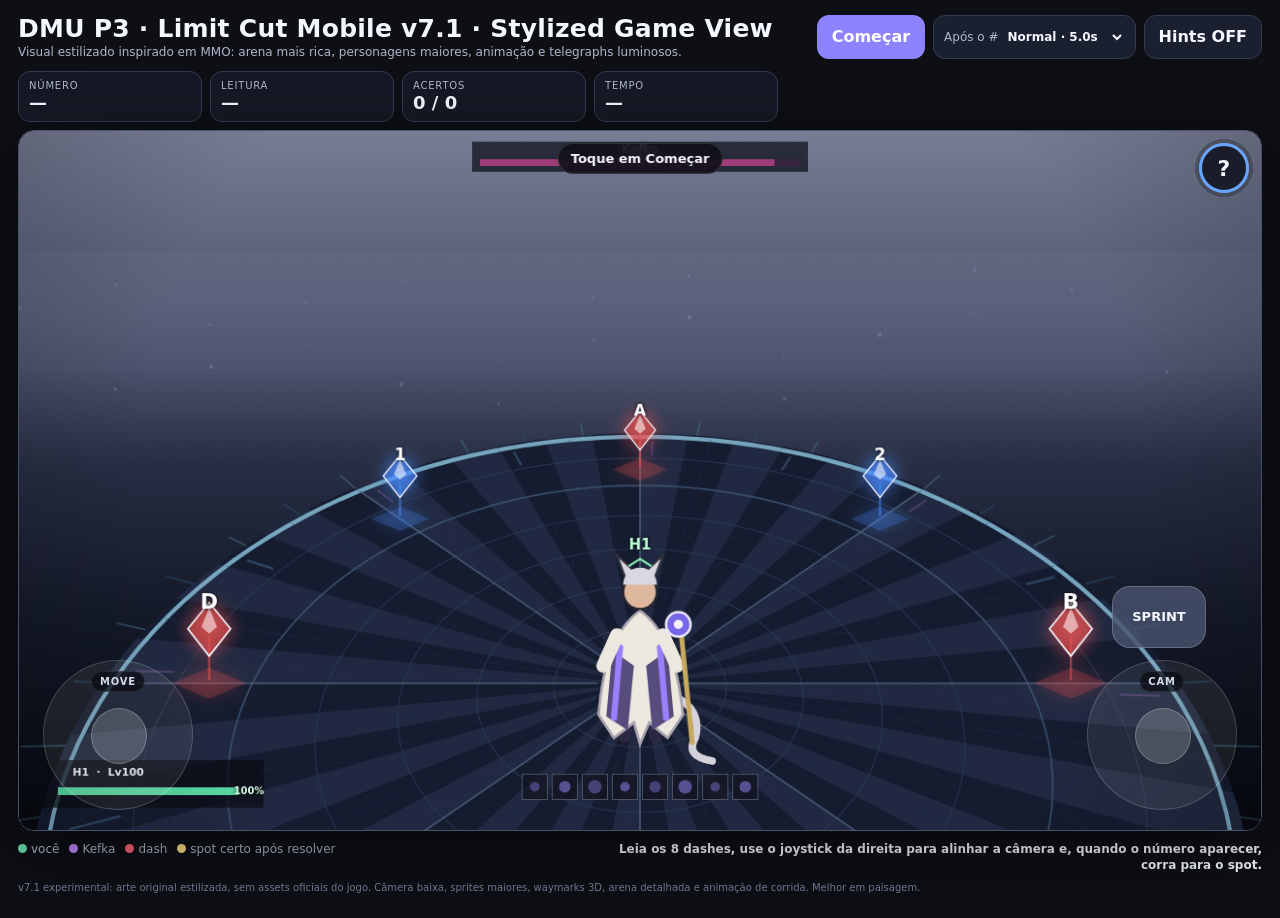
<file: index.html>
<!doctype html>
<html lang="pt-BR">
<head>
<meta charset="utf-8" />
<meta name="viewport" content="width=device-width, initial-scale=1, viewport-fit=cover" />
<meta name="theme-color" content="#11131a" />
<title>DMU P3 Limit Cut — Mobile Sim</title>
<link rel="stylesheet" href="style.css">
</head>
<body>
<div class="app">
  <div class="top">
    <div>
      <div class="title">DMU P3 · Limit Cut Mobile v7.1 · Stylized Game View</div>
      <div class="sub">Visual estilizado inspirado em MMO: arena mais rica, personagens maiores, animação e telegraphs luminosos.</div>
    </div>
    <div class="toolbar">
      <button id="startBtn" class="primary" type="button">Começar</button>
      <div class="selectWrap">Após o #
        <select id="difficulty" aria-label="Janela de leitura">
          <option value="6500">Learning · 6.5s</option>
          <option value="5000" selected>Normal · 5.0s</option>
          <option value="4000">Tight · 4.0s</option>
        </select>
      </div>
      <button id="hintBtn" type="button" aria-pressed="false">Hints OFF</button>
    </div>
  </div>

  <div class="hud">
    <div class="card"><div class="k">Número</div><div class="v" id="numHud">—</div></div>
    <div class="card"><div class="k">Leitura</div><div class="v" id="spinHud">—</div></div>
    <div class="card"><div class="k">Acertos</div><div class="v" id="scoreHud">0 / 0</div></div>
    <div class="card"><div class="k">Tempo</div><div class="v" id="timeHud">—</div></div>
  </div>

  <div class="stage" id="stage" tabindex="0" aria-label="Arena do simulador">
    <canvas id="game" width="1280" height="720"></canvas>
    <div class="banner" id="banner">Toque em Começar</div>
    <div class="lcBadge" id="lcBadge">?</div>
    <div class="joy" id="joy" aria-label="Joystick virtual de movimento"><div class="joyLabel">MOVE</div></div>
    <div class="camJoy" id="camJoy" aria-label="Joystick virtual de câmera"><div class="joyLabel">CAM</div></div>
    <button class="sprint" id="sprintBtn" type="button">SPRINT</button>
  </div>

  <div class="help">
    <div class="legend">
      <span><span class="dot" style="background:#66d9a6"></span>você</span>
      <span><span class="dot" style="background:#c086ff"></span>Kefka</span>
      <span><span class="dot" style="background:#ff6478"></span>dash</span>
      <span><span class="dot" style="background:#ffe084"></span>spot certo após resolver</span>
    </div>
    <div class="msg" id="msg">Leia os 8 dashes, use o joystick da direita para alinhar a câmera e, quando o número aparecer, corra para o spot.</div>
  </div>
  <div class="credit">v7.1 experimental: arte original estilizada, sem assets oficiais do jogo. Câmera baixa, sprites maiores, waymarks 3D, arena detalhada e animação de corrida. Melhor em paisagem.</div>
</div>

<script src="core.js"></script>
<script src="world.js"></script>
<script src="actors.js"></script>
<script src="input.js"></script>
</body>
</html>
</file>
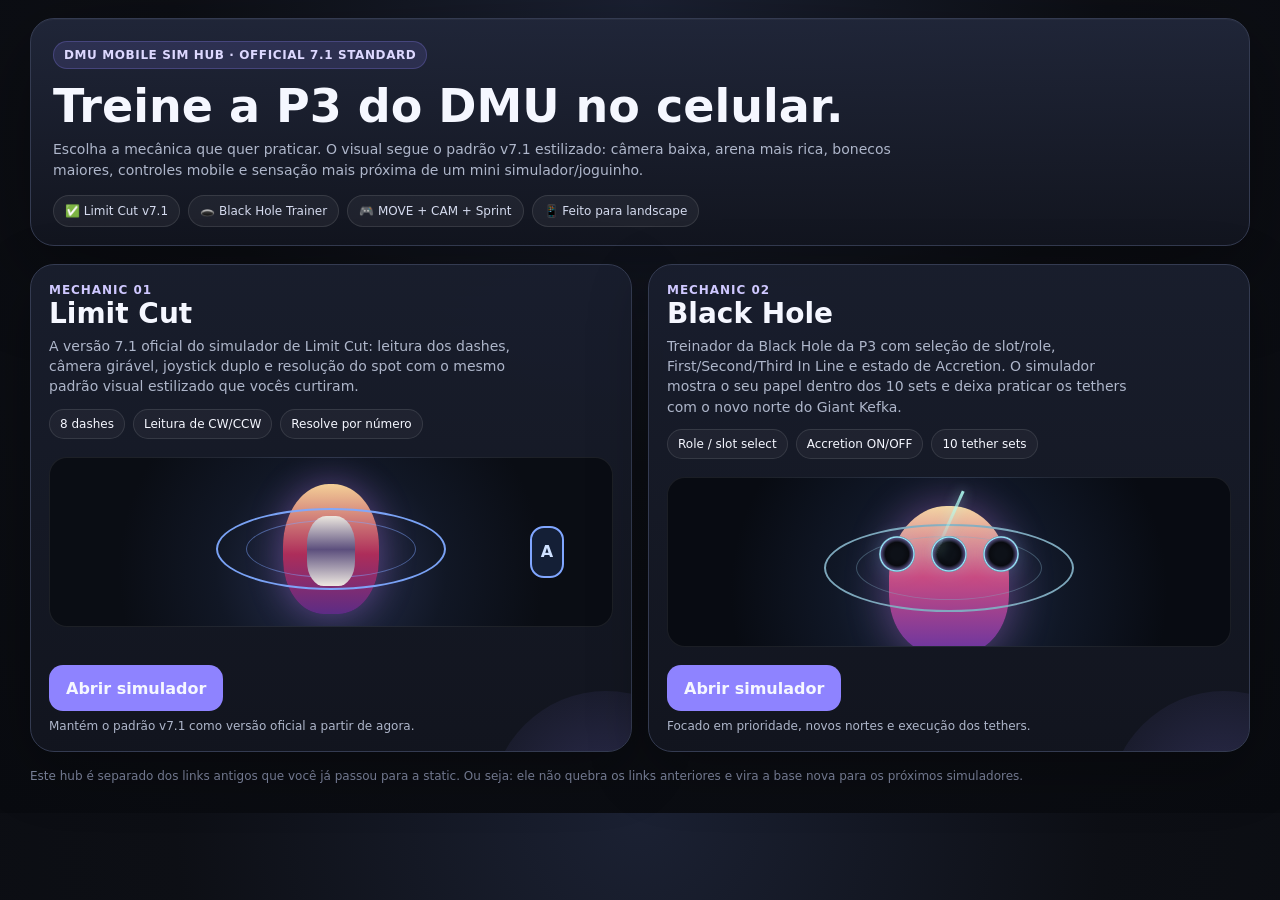
<file: hub/index.html>
<!doctype html>
<html lang="pt-BR">
<head>
<meta charset="utf-8" />
<meta name="viewport" content="width=device-width, initial-scale=1, viewport-fit=cover" />
<meta name="theme-color" content="#11131a" />
<title>DMU Mobile Sim Hub</title>
<style>
:root{color-scheme:dark;--bg:#0d0f15;--panel:#151925;--panel2:#1b2030;--text:#f5f7ff;--muted:#aeb6ca;--accent:#8e83ff;--line:#343b51;--good:#62d99f;--warm:#ffd166}
*{box-sizing:border-box}html,body{margin:0;background:radial-gradient(circle at top,#1b2133 0,#0d0f15 45%,#090b10 100%);color:var(--text);font-family:Inter,ui-sans-serif,system-ui,-apple-system,"Segoe UI",sans-serif}
body{padding:18px 14px 28px}
.wrap{width:min(1220px,100%);margin:0 auto}
.hero{background:linear-gradient(180deg,rgba(32,38,57,.96),rgba(18,21,31,.96));border:1px solid var(--line);border-radius:24px;padding:22px 22px 18px;box-shadow:0 24px 90px rgba(0,0,0,.38), inset 0 1px 0 rgba(255,255,255,.03)}
.kicker{display:inline-flex;gap:8px;align-items:center;padding:6px 10px;border-radius:999px;background:rgba(142,131,255,.14);color:#ddd8ff;border:1px solid rgba(142,131,255,.25);font-size:12px;font-weight:800;letter-spacing:.05em;text-transform:uppercase}
h1{margin:14px 0 8px;font-size:clamp(28px,5vw,46px);line-height:1.04}.sub{color:var(--muted);font-size:14px;max-width:850px;line-height:1.5}
.badges{display:flex;gap:8px;flex-wrap:wrap;margin-top:14px}.badge{padding:8px 11px;border-radius:999px;background:rgba(255,255,255,.05);border:1px solid rgba(255,255,255,.1);font-size:12px;color:#d5dbef}
.grid{display:grid;grid-template-columns:repeat(2,minmax(0,1fr));gap:16px;margin-top:18px}
.card{display:flex;flex-direction:column;min-height:340px;background:linear-gradient(180deg,rgba(25,30,45,.98),rgba(18,21,31,.98));border:1px solid var(--line);border-radius:24px;padding:18px;box-shadow:0 18px 60px rgba(0,0,0,.28);overflow:hidden;position:relative}
.card::after{content:"";position:absolute;inset:auto -15% -35% auto;width:230px;height:230px;border-radius:50%;background:radial-gradient(circle,rgba(142,131,255,.22),rgba(142,131,255,0));pointer-events:none}
.card h2{margin:0 0 6px;font-size:28px}.eyebrow{font-size:12px;font-weight:800;letter-spacing:.08em;text-transform:uppercase;color:#cfc8ff}.desc{color:var(--muted);line-height:1.45;font-size:14px;max-width:52ch}
.pillrow{display:flex;flex-wrap:wrap;gap:8px;margin-top:12px}.pill{font-size:12px;padding:7px 10px;border:1px solid rgba(255,255,255,.1);background:rgba(255,255,255,.04);border-radius:999px}
.preview{margin:18px 0 10px;border-radius:18px;border:1px solid rgba(255,255,255,.08);overflow:hidden;min-height:170px;background:#0a0d14;display:grid;place-items:center;position:relative}
.preview.limit{background:radial-gradient(circle at 50% 68%,#283152 0,#111725 38%,#0a0d14 70%)}
.preview.limit .ring,.preview.bh .ring{position:absolute;border-radius:50%;inset:auto;opacity:.95}
.preview.limit .ring.r1{width:230px;height:82px;border:2px solid #7fa9ff;bottom:36px}
.preview.limit .ring.r2{width:170px;height:58px;border:1px solid rgba(126,165,255,.5);bottom:48px}
.preview.limit .boss{position:absolute;top:26px;left:50%;transform:translateX(-50%);width:96px;height:130px;border-radius:48% 48% 42% 42%;background:linear-gradient(180deg,#f4cf97,#ad2d5a 54%,#5c2c85);box-shadow:0 0 35px rgba(201,123,255,.35)}
.preview.limit .player{position:absolute;bottom:40px;left:50%;transform:translateX(-50%);width:48px;height:70px;border-radius:40% 40% 35% 35%;background:linear-gradient(180deg,#ece7df,#5c4f7d 48%,#eee8e1)}
.preview.limit .way{position:absolute;width:34px;height:52px;border:2px solid #80a6ff;border-radius:14px;bottom:48px;right:48px;color:#cfe1ff;font-weight:900;display:grid;place-items:center;background:rgba(30,50,88,.5)}
.preview.bh{background:radial-gradient(circle at 50% 68%,#23314d 0,#101726 38%,#080b12 72%)}
.preview.bh .ring.r1{width:250px;height:88px;border:2px solid #82aec2;bottom:34px}.preview.bh .ring.r2{width:186px;height:64px;border:1px solid rgba(130,174,194,.4);bottom:46px}
.preview.bh .boss{position:absolute;top:28px;left:50%;transform:translateX(-50%);width:120px;height:148px;border-radius:48% 48% 40% 40%;background:linear-gradient(180deg,#f3d5a4,#c94b82 48%,#6835a0);box-shadow:0 0 42px rgba(224,123,255,.35)}
.preview.bh .holes{position:absolute;bottom:74px;left:50%;transform:translateX(-50%);display:flex;gap:16px}.preview.bh .hole{width:36px;height:36px;border-radius:50%;background:radial-gradient(circle,#0d1118 22%,#090b10 46%,#4f4a78 62%,#9be8ff 66%,#080b11 80%);box-shadow:0 0 20px rgba(125,218,255,.2)}
.preview.bh .beam{position:absolute;bottom:88px;left:50%;width:3px;height:70px;background:linear-gradient(180deg,rgba(176,255,243,.9),rgba(176,255,243,.05));transform:translateX(-50%) rotate(24deg);box-shadow:0 0 12px rgba(176,255,243,.5)}
.cta{display:flex;gap:10px;flex-wrap:wrap;margin-top:auto;padding-top:8px}.btn{display:inline-flex;align-items:center;justify-content:center;min-height:46px;padding:0 16px;border-radius:14px;text-decoration:none;font-weight:800;border:1px solid var(--line);background:var(--panel2);color:var(--text)}.btn.primary{background:var(--accent);border-color:transparent}.small{font-size:12px;color:var(--muted);margin-top:8px}
.footer{margin-top:16px;color:#7f87a0;font-size:12px;line-height:1.45}
@media(max-width:860px){.grid{grid-template-columns:1fr}.card{min-height:unset}} 
</style>
</head>
<body>
<div class="wrap">
  <section class="hero">
    <div class="kicker">DMU Mobile Sim Hub · Official 7.1 Standard</div>
    <h1>Treine a P3 do DMU no celular.</h1>
    <div class="sub">Escolha a mecânica que quer praticar. O visual segue o padrão v7.1 estilizado: câmera baixa, arena mais rica, bonecos maiores, controles mobile e sensação mais próxima de um mini simulador/joguinho.</div>
    <div class="badges">
      <div class="badge">✅ Limit Cut v7.1</div>
      <div class="badge">🕳️ Black Hole Trainer</div>
      <div class="badge">🎮 MOVE + CAM + Sprint</div>
      <div class="badge">📱 Feito para landscape</div>
    </div>
  </section>

  <section class="grid">
    <article class="card">
      <div class="eyebrow">Mechanic 01</div>
      <h2>Limit Cut</h2>
      <div class="desc">A versão 7.1 oficial do simulador de Limit Cut: leitura dos dashes, câmera girável, joystick duplo e resolução do spot com o mesmo padrão visual estilizado que vocês curtiram.</div>
      <div class="pillrow">
        <div class="pill">8 dashes</div>
        <div class="pill">Leitura de CW/CCW</div>
        <div class="pill">Resolve por número</div>
      </div>
      <div class="preview limit">
        <div class="boss"></div>
        <div class="ring r1"></div><div class="ring r2"></div>
        <div class="player"></div>
        <div class="way">A</div>
      </div>
      <div class="cta">
        <a class="btn primary" href="../">Abrir simulador</a>
      </div>
      <div class="small">Mantém o padrão v7.1 como versão oficial a partir de agora.</div>
    </article>

    <article class="card">
      <div class="eyebrow">Mechanic 02</div>
      <h2>Black Hole</h2>
      <div class="desc">Treinador da Black Hole da P3 com seleção de slot/role, First/Second/Third In Line e estado de Accretion. O simulador mostra o seu papel dentro dos 10 sets e deixa praticar os tethers com o novo norte do Giant Kefka.</div>
      <div class="pillrow">
        <div class="pill">Role / slot select</div>
        <div class="pill">Accretion ON/OFF</div>
        <div class="pill">10 tether sets</div>
      </div>
      <div class="preview bh">
        <div class="boss"></div>
        <div class="ring r1"></div><div class="ring r2"></div>
        <div class="holes"><div class="hole"></div><div class="hole"></div><div class="hole"></div></div>
        <div class="beam"></div>
      </div>
      <div class="cta">
        <a class="btn primary" href="./blackhole/">Abrir simulador</a>
      </div>
      <div class="small">Focado em prioridade, novos nortes e execução dos tethers.</div>
    </article>
  </section>

  <div class="footer">Este hub é separado dos links antigos que você já passou para a static. Ou seja: ele não quebra os links anteriores e vira a base nova para os próximos simuladores.</div>
</div>
</body>
</html>
</file>
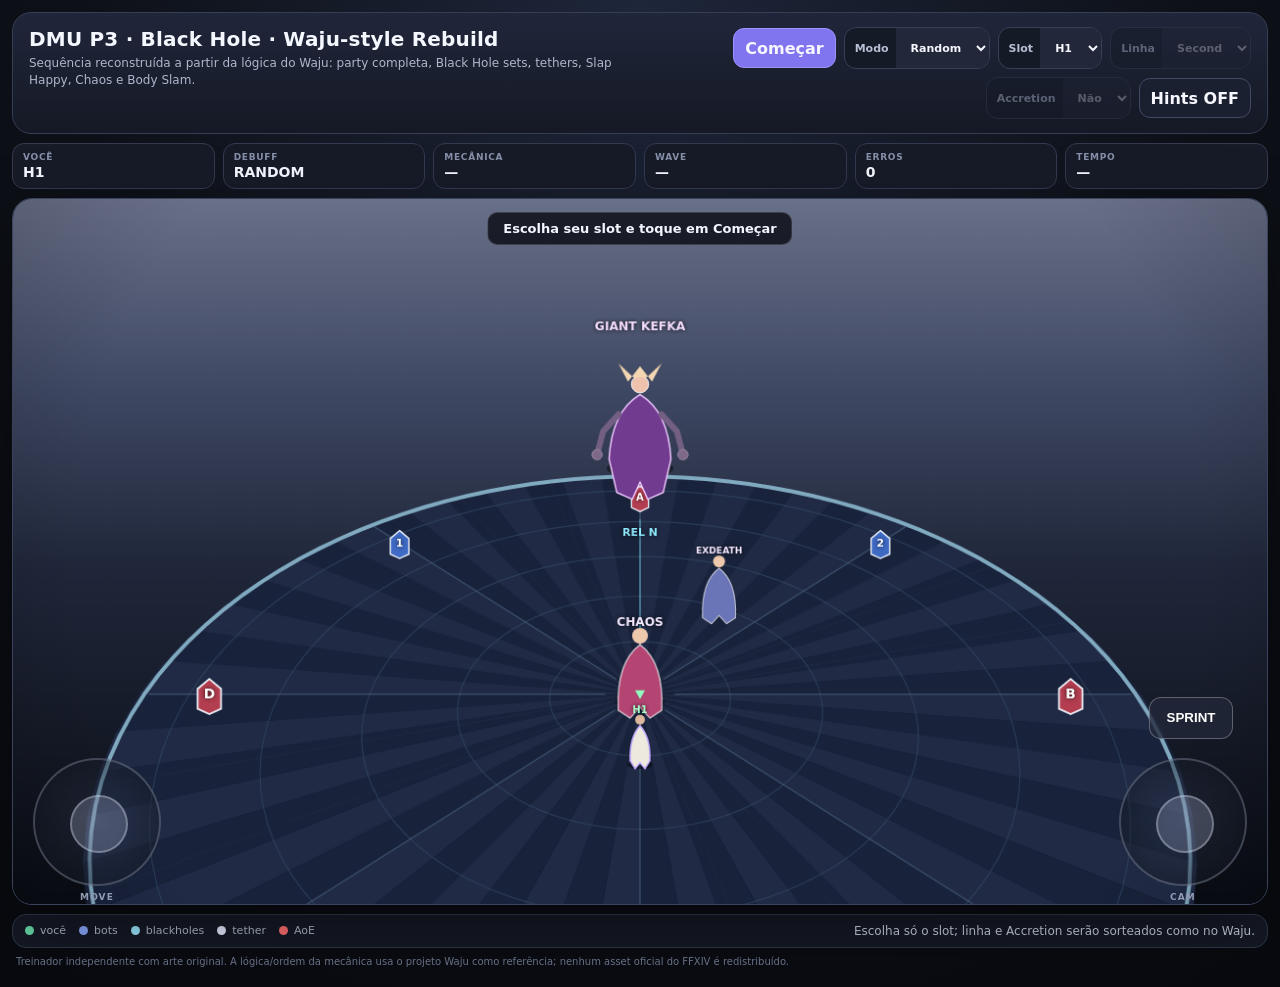
<file: hub/blackhole/index.html>
<!doctype html>
<html lang="pt-BR">
<head>
<meta charset="utf-8" />
<meta name="viewport" content="width=device-width, initial-scale=1, viewport-fit=cover" />
<meta name="theme-color" content="#10131c" />
<title>DMU P3 Black Hole — Waju-style Mobile Trainer</title>
<link rel="stylesheet" href="style.css" />
<link rel="stylesheet" href="../no-select.css" />
</head>
<body>
<div class="app">
  <header class="top">
    <div>
      <div class="title">DMU P3 · Black Hole · Waju-style Rebuild</div>
      <div class="sub">Sequência reconstruída a partir da lógica do Waju: party completa, Black Hole sets, tethers, Slap Happy, Chaos e Body Slam.</div>
    </div>
    <div class="toolbar">
      <button id="startBtn" class="primary" type="button">Começar</button>
      <label class="selectWrap">Modo
        <select id="modeSelect"><option value="random" selected>Random</option><option value="manual">Manual</option></select>
      </label>
      <label class="selectWrap">Slot
        <select id="roleSelect"><option>MT</option><option>ST</option><option selected>H1</option><option>H2</option><option>M1</option><option>M2</option><option>R1</option><option>R2</option></select>
      </label>
      <label class="selectWrap" id="lineWrap">Linha
        <select id="lineSelect"><option value="fil">First</option><option value="sil" selected>Second</option><option value="til">Third</option></select>
      </label>
      <label class="selectWrap" id="accWrap">Accretion
        <select id="accSelect"><option value="no" selected>Não</option><option value="yes">Sim</option></select>
      </label>
      <button id="hintBtn" type="button" aria-pressed="false">Hints OFF</button>
    </div>
  </header>
  <section class="hud">
    <div class="card"><div class="k">Você</div><div class="v" id="youHud">H1</div></div>
    <div class="card"><div class="k">Debuff</div><div class="v" id="debuffHud">RANDOM</div></div>
    <div class="card"><div class="k">Mecânica</div><div class="v" id="mechHud">—</div></div>
    <div class="card"><div class="k">Wave</div><div class="v" id="waveHud">—</div></div>
    <div class="card"><div class="k">Erros</div><div class="v" id="mistakeHud">0</div></div>
    <div class="card"><div class="k">Tempo</div><div class="v" id="timeHud">—</div></div>
  </section>
  <main class="stage" id="stage" tabindex="0">
    <canvas id="game" width="1280" height="720"></canvas>
    <div class="banner" id="banner">Escolha seu slot e toque em Começar</div>
    <div class="debuffReveal" id="debuffReveal" hidden>
      <div class="debuffTitle">SEUS DEBUFFS</div>
      <div class="debuffIcons" id="debuffIcons"></div>
      <div class="debuffText" id="debuffText"></div>
      <div class="debuffTimer" id="debuffTimer"></div>
    </div>
    <div class="joy" id="joy"><div class="joyLabel">MOVE</div></div>
    <div class="camJoy" id="camJoy"><div class="joyLabel">CAM</div></div>
    <button class="sprint" id="sprintBtn" type="button">SPRINT</button>
  </main>
  <section class="help">
    <div class="legend"><span><i class="dot player"></i>você</span><span><i class="dot bot"></i>bots</span><span><i class="dot hole"></i>blackholes</span><span><i class="dot tether"></i>tether</span><span><i class="dot danger"></i>AoE</span></div>
    <div class="msg" id="msg">Random sorteia a distribuição completa da party. Memorize seus debuffs e execute apenas suas waves.</div>
  </section>
  <footer class="credit">Treinador independente com arte original. A lógica/ordem da mecânica usa o projeto Waju como referência; nenhum asset oficial do FFXIV é redistribuído.</footer>
</div>
<script src="rebuild1.js"></script>
<script src="rebuild2.js"></script>
<script src="rebuild3.js"></script>
<script src="polish.js"></script>
<script src="polish2.js"></script>
<script src="polish3.js"></script>
<script src="polish4.js"></script>
<script src="polish5.js"></script>
<script src="polish6.js"></script>
<script src="polish7.js"></script>
<script src="bh-controller.js"></script>
<script src="../mobile-lock.js"></script>
</body>
</html>
</file>
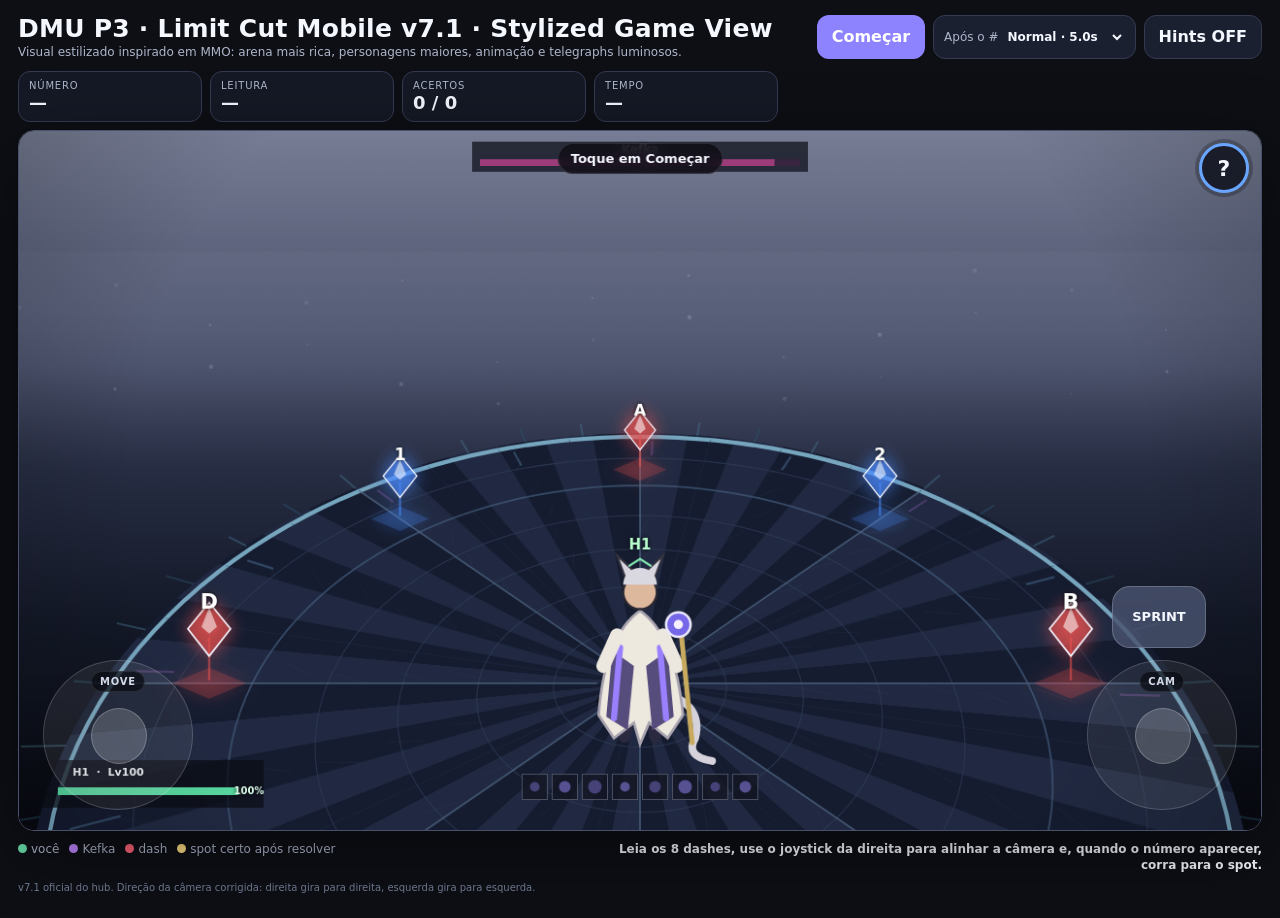
<file: hub/limit-cut/index.html>
<!doctype html>
<html lang="pt-BR">
<head>
<meta charset="utf-8" />
<meta name="viewport" content="width=device-width, initial-scale=1, viewport-fit=cover" />
<meta name="theme-color" content="#11131a" />
<title>DMU P3 Limit Cut — Mobile Sim</title>
<link rel="stylesheet" href="../../style.css">
<link rel="stylesheet" href="../no-select.css">
</head>
<body>
<div class="app">
  <div class="top">
    <div>
      <div class="title">DMU P3 · Limit Cut Mobile v7.1 · Stylized Game View</div>
      <div class="sub">Visual estilizado inspirado em MMO: arena mais rica, personagens maiores, animação e telegraphs luminosos.</div>
    </div>
    <div class="toolbar">
      <button id="startBtn" class="primary" type="button">Começar</button>
      <div class="selectWrap">Após o #
        <select id="difficulty" aria-label="Janela de leitura">
          <option value="6500">Learning · 6.5s</option>
          <option value="5000" selected>Normal · 5.0s</option>
          <option value="4000">Tight · 4.0s</option>
        </select>
      </div>
      <button id="hintBtn" type="button" aria-pressed="false">Hints OFF</button>
    </div>
  </div>
  <div class="hud">
    <div class="card"><div class="k">Número</div><div class="v" id="numHud">—</div></div>
    <div class="card"><div class="k">Leitura</div><div class="v" id="spinHud">—</div></div>
    <div class="card"><div class="k">Acertos</div><div class="v" id="scoreHud">0 / 0</div></div>
    <div class="card"><div class="k">Tempo</div><div class="v" id="timeHud">—</div></div>
  </div>
  <div class="stage" id="stage" tabindex="0" aria-label="Arena do simulador">
    <canvas id="game" width="1280" height="720"></canvas>
    <div class="banner" id="banner">Toque em Começar</div>
    <div class="lcBadge" id="lcBadge">?</div>
    <div class="joy" id="joy" aria-label="Joystick virtual de movimento"><div class="joyLabel">MOVE</div></div>
    <div class="camJoy" id="camJoy" aria-label="Joystick virtual de câmera"><div class="joyLabel">CAM</div></div>
    <button class="sprint" id="sprintBtn" type="button">SPRINT</button>
  </div>
  <div class="help">
    <div class="legend">
      <span><span class="dot" style="background:#66d9a6"></span>você</span>
      <span><span class="dot" style="background:#c086ff"></span>Kefka</span>
      <span><span class="dot" style="background:#ff6478"></span>dash</span>
      <span><span class="dot" style="background:#ffe084"></span>spot certo após resolver</span>
    </div>
    <div class="msg" id="msg">Leia os 8 dashes, use o joystick da direita para alinhar a câmera e, quando o número aparecer, corra para o spot.</div>
  </div>
  <div class="credit">v7.1 oficial do hub. Direção da câmera corrigida: direita gira para direita, esquerda gira para esquerda.</div>
</div>
<script src="../../core.js"></script>
<script src="../../world.js"></script>
<script src="../../actors.js"></script>
<script src="../../input.js"></script>
<script src="../mobile-lock.js"></script>
</body>
</html>
</file>
<file: style.css>
:root{
    color-scheme: dark;
    --bg:#0d0f15; --panel:#151925; --panel2:#1b2030; --text:#f5f7ff; --muted:#aeb6ca;
    --accent:#8e83ff; --good:#62d99f; --bad:#ff6f83; --warn:#ffd166; --line:#343b51;
  }
  *{box-sizing:border-box}
  html,body{margin:0;background:var(--bg);color:var(--text);font-family:Inter,ui-sans-serif,system-ui,-apple-system,BlinkMacSystemFont,"Segoe UI",sans-serif;overscroll-behavior:none}
  body{min-height:100%;padding:12px 12px max(18px,env(safe-area-inset-bottom))}
  button,select{font:inherit;color:inherit}
  .app{width:min(1540px,100%);margin:0 auto}
  .top{display:flex;gap:10px;align-items:center;justify-content:space-between;flex-wrap:wrap;margin-bottom:10px}
  .title{font-weight:800;letter-spacing:.01em;font-size:clamp(18px,4.5vw,25px)}
  .sub{color:var(--muted);font-size:12px;margin-top:2px}
  .toolbar{display:flex;gap:8px;flex-wrap:wrap;align-items:center}
  button,.selectWrap{border:1px solid var(--line);background:var(--panel2);border-radius:12px;min-height:44px}
  button{padding:0 14px;font-weight:700;cursor:pointer;-webkit-tap-highlight-color:transparent}
  button.primary{background:var(--accent);border-color:transparent;color:white}
  button:active{transform:translateY(1px)}
  .selectWrap{display:flex;align-items:center;padding:0 10px;color:var(--muted);font-size:12px}
  select{background:transparent;border:0;outline:0;font-weight:700;color:var(--text);margin-left:5px}
  .hud{display:grid;grid-template-columns:repeat(4,1fr);gap:8px;margin-bottom:8px}
  .card{background:var(--panel);border:1px solid var(--line);border-radius:12px;padding:8px 10px;min-width:0}
  .k{font-size:10px;color:var(--muted);text-transform:uppercase;letter-spacing:.08em}
  .v{font-weight:800;font-size:18px;white-space:nowrap;overflow:hidden;text-overflow:ellipsis;margin-top:1px}
  .stage{position:relative;border-radius:18px;overflow:hidden;border:1px solid #49516b;background:#080a10;box-shadow:0 18px 70px rgba(0,0,0,.45),inset 0 0 0 1px rgba(255,255,255,.025);touch-action:none;user-select:none;-webkit-user-select:none}
  canvas{width:100%;height:auto;display:block;aspect-ratio:16/9;background:#080a10}
  .banner{position:absolute;left:50%;top:12px;transform:translateX(-50%);background:rgba(9,11,17,.78);border:1px solid rgba(255,255,255,.12);backdrop-filter:blur(8px);padding:7px 12px;border-radius:999px;font-size:13px;font-weight:800;pointer-events:none;max-width:90%;text-align:center}
  .lcBadge{position:absolute;right:12px;top:12px;width:50px;height:50px;border-radius:50%;display:grid;place-items:center;font-size:22px;font-weight:900;background:rgba(18,22,33,.9);border:3px solid #68a5ff;box-shadow:0 0 0 4px rgba(0,0,0,.25);pointer-events:none}
  .lcBadge.even{border-color:#ff6c7d}
  .joy,.camJoy{position:absolute;width:132px;height:132px;border-radius:50%;background:rgba(255,255,255,.07);border:1px solid rgba(255,255,255,.17);touch-action:none}
  .joy{left:14px;bottom:14px}
  .camJoy{right:14px;bottom:14px}
  .joy::after,.camJoy::after{content:"";position:absolute;left:50%;top:50%;width:54px;height:54px;margin:-27px;border-radius:50%;background:rgba(255,255,255,.18);border:1px solid rgba(255,255,255,.22);transform:translate(var(--jx,0px),var(--jy,0px));transition:transform .02s linear}
  .joyLabel{position:absolute;left:50%;top:10px;transform:translateX(-50%);font-size:10px;font-weight:800;letter-spacing:.08em;color:#d5daea;background:rgba(9,11,17,.72);padding:4px 8px;border-radius:999px;border:1px solid rgba(255,255,255,.1);pointer-events:none}
  .sprint{position:absolute;right:37px;bottom:154px;width:86px;height:58px;border-radius:18px;background:rgba(74,83,112,.82);border:1px solid rgba(255,255,255,.2);font-size:13px;padding:0 8px}
  .sprint.on{background:rgba(142,131,255,.9)}
  .help{display:flex;justify-content:space-between;gap:12px;align-items:flex-start;margin-top:10px;color:var(--muted);font-size:12px;line-height:1.35}
  .legend{display:flex;gap:10px;flex-wrap:wrap}
  .dot{display:inline-block;width:9px;height:9px;border-radius:50%;margin-right:4px;vertical-align:0}
  .msg{font-weight:700;color:var(--text);text-align:right;max-width:52%}
  .credit{font-size:10px;color:#737d94;margin-top:8px;line-height:1.3}
  @media(max-width:520px){
    body{padding:8px 8px max(12px,env(safe-area-inset-bottom))}
    .hud{grid-template-columns:repeat(2,1fr)}
    .joy,.camJoy{width:116px;height:116px;bottom:10px}
    .joy{left:10px}
    .camJoy{right:10px}
    .sprint{right:30px;bottom:136px;width:76px;height:54px}
    .help{display:block}.msg{text-align:left;max-width:none;margin-top:5px}
    .toolbar{width:100%}.toolbar>*{flex:1 1 auto}
  }
@media (min-width:900px){
  body{padding:14px 18px 24px}
  .top{margin-bottom:12px}
  .hud{max-width:760px}
  .stage{border-radius:16px}
  .joy,.camJoy{width:150px;height:150px}
  .joy{left:24px;bottom:20px}
  .camJoy{right:24px;bottom:20px}
  .sprint{right:55px;bottom:182px;width:94px;height:62px}
}
@media (max-width:700px) and (orientation:portrait){
  .joy,.camJoy{width:82px;height:82px;bottom:8px}
  .joy{left:8px}.camJoy{right:8px}
  .joy::after,.camJoy::after{width:40px;height:40px;margin:-20px}
  .sprint{right:20px;bottom:96px;width:62px;height:44px;font-size:10px}
  .joyLabel{font-size:8px;top:5px;padding:2px 5px}
  .stage::before{content:"Melhor em modo paisagem";position:absolute;left:50%;bottom:6px;transform:translateX(-50%);z-index:8;font-size:9px;color:rgba(255,255,255,.65);background:rgba(0,0,0,.45);padding:3px 7px;border-radius:999px;pointer-events:none}
}
</file>
<file: hub/blackhole/style.css>
:root{color-scheme:dark;--bg:#0d1017;--panel:#171b28;--line:#363d54;--text:#f5f7ff;--muted:#aeb7cc;--accent:#8f83ff;--good:#66d9a6;--danger:#ff6f6f;--cyan:#8fe9ff;--gold:#ffe084}
*{box-sizing:border-box}html,body{margin:0;min-height:100%;background:radial-gradient(circle at top,#1e263a 0,#0d1017 48%,#080a0f 100%);font-family:Inter,ui-sans-serif,system-ui,-apple-system,"Segoe UI",sans-serif;color:var(--text)}body{padding:12px}.app{width:min(1320px,100%);margin:auto}.top{display:flex;justify-content:space-between;gap:14px;align-items:flex-start;background:linear-gradient(180deg,#20263a,#151925);border:1px solid var(--line);border-radius:19px;padding:14px 16px}.title{font-weight:900;font-size:20px;letter-spacing:.01em}.sub{font-size:12px;color:var(--muted);margin-top:4px;max-width:760px;line-height:1.4}.toolbar{display:flex;gap:8px;align-items:center;justify-content:flex-end;flex-wrap:wrap}.toolbar button,.toolbar select{min-height:40px;border-radius:11px;border:1px solid #424a63;background:#1b2030;color:#f7f8ff;padding:0 11px;font:inherit;font-weight:750}.toolbar button.primary{background:#8174ef;border-color:#9d93ff}.selectWrap{display:flex;align-items:center;gap:7px;padding-left:10px;border:1px solid #373f57;background:#151a27;border-radius:12px;color:#b7c0d5;font-size:11px;font-weight:800}.selectWrap select{border:0;background:#22283a;border-radius:0 11px 11px 0}.selectWrap.disabled{opacity:.42}.hud{display:grid;grid-template-columns:repeat(6,1fr);gap:8px;margin:9px 0}.card{background:#171b28;border:1px solid #333a50;border-radius:12px;padding:8px 10px;min-width:0}.k{color:#8791aa;text-transform:uppercase;font-size:9px;font-weight:900;letter-spacing:.08em}.v{font-size:14px;font-weight:900;white-space:nowrap;overflow:hidden;text-overflow:ellipsis;margin-top:2px}.stage{position:relative;width:100%;aspect-ratio:16/9;border:1px solid #3b435c;border-radius:20px;overflow:hidden;background:#080b11;box-shadow:0 25px 70px rgba(0,0,0,.36);touch-action:none}.stage canvas{display:block;width:100%;height:100%}.banner{position:absolute;top:13px;left:50%;transform:translateX(-50%);z-index:5;padding:8px 15px;border-radius:10px;background:rgba(11,14,22,.83);border:1px solid rgba(255,255,255,.16);font-size:13px;font-weight:900;pointer-events:none;white-space:nowrap}.debuffReveal{position:absolute;left:50%;top:16%;transform:translateX(-50%);z-index:10;min-width:310px;text-align:center;background:rgba(10,13,21,.94);border:1px solid #68738f;border-radius:18px;padding:15px 18px;box-shadow:0 18px 80px rgba(0,0,0,.55)}.debuffTitle{font-size:10px;letter-spacing:.16em;color:#aab4cc;font-weight:900}.debuffIcons{display:flex;justify-content:center;gap:10px;margin:10px 0}.debuffIcon{width:52px;height:52px;border-radius:10px;border:2px solid #9ab1d2;display:grid;place-items:center;font-size:24px;font-weight:950;background:linear-gradient(145deg,#283550,#121723);box-shadow:inset 0 0 18px rgba(126,168,255,.25)}.debuffIcon.acc{border-color:#d89aff;background:linear-gradient(145deg,#582e6f,#1f1829)}.debuffText{font-size:18px;font-weight:950}.debuffTimer{font-size:11px;color:#aab4cc;margin-top:5px}.joy,.camJoy{position:absolute;bottom:18px;width:128px;height:128px;border-radius:50%;background:radial-gradient(circle,rgba(77,90,119,.22),rgba(15,19,29,.56));border:2px solid rgba(197,207,231,.25);z-index:6;--jx:0px;--jy:0px}.joy{left:20px}.camJoy{right:20px}.joy:after,.camJoy:after{content:"";position:absolute;width:54px;height:54px;left:35px;top:35px;border-radius:50%;background:rgba(186,196,224,.24);border:2px solid rgba(225,230,244,.32);transform:translate(var(--jx),var(--jy))}.joyLabel{position:absolute;left:0;right:0;bottom:-18px;text-align:center;font-size:9px;color:#929bb2;font-weight:900;letter-spacing:.12em}.sprint{position:absolute;right:34px;bottom:165px;z-index:7;width:84px;height:42px;border-radius:12px;border:1px solid rgba(255,255,255,.28);background:rgba(35,40,58,.78);color:white;font-weight:900}.sprint.on{background:#8174ef}.help{display:flex;justify-content:space-between;gap:15px;align-items:center;margin-top:9px;background:#151925;border:1px solid #30374b;border-radius:14px;padding:9px 12px}.legend{display:flex;gap:13px;flex-wrap:wrap;color:#aeb7cc;font-size:11px}.legend span{display:flex;gap:6px;align-items:center}.dot{display:inline-block;width:9px;height:9px;border-radius:50%}.dot.player{background:#66d9a6}.dot.bot{background:#8aa8ff}.dot.hole{background:#9be8ff}.dot.tether{background:#e6e9ff}.dot.danger{background:#ff6f6f}.msg{font-size:12px;color:#c7cee0;text-align:right}.credit{font-size:10px;color:#6f7890;padding:8px 4px}.flash{animation:flash .25s linear 2}@keyframes flash{50%{filter:brightness(1.8)}}
@media(max-width:900px){body{padding:5px}.top{padding:10px;display:block}.toolbar{justify-content:flex-start;margin-top:9px}.hud{grid-template-columns:repeat(3,1fr)}.help{display:block}.msg{text-align:left;margin-top:7px}.joy,.camJoy{width:112px;height:112px}.joy:after,.camJoy:after{left:29px;top:29px}.sprint{bottom:143px}.debuffReveal{top:12%;min-width:270px}}
</file>
<file: hub/no-select.css>
/* Mobile game UX: prevent accidental text selection / long-press callouts while using virtual controls. */
html, body, body * {
  -webkit-user-select: none;
  user-select: none;
  -webkit-touch-callout: none;
}

html, body {
  overscroll-behavior: none;
}

button, select, .selectWrap, .stage, canvas, .joy, .camJoy, .sprint {
  -webkit-tap-highlight-color: transparent;
}

button, select, .selectWrap {
  touch-action: manipulation;
}

.stage, canvas, .joy, .camJoy, .sprint {
  touch-action: none;
}
</file>
